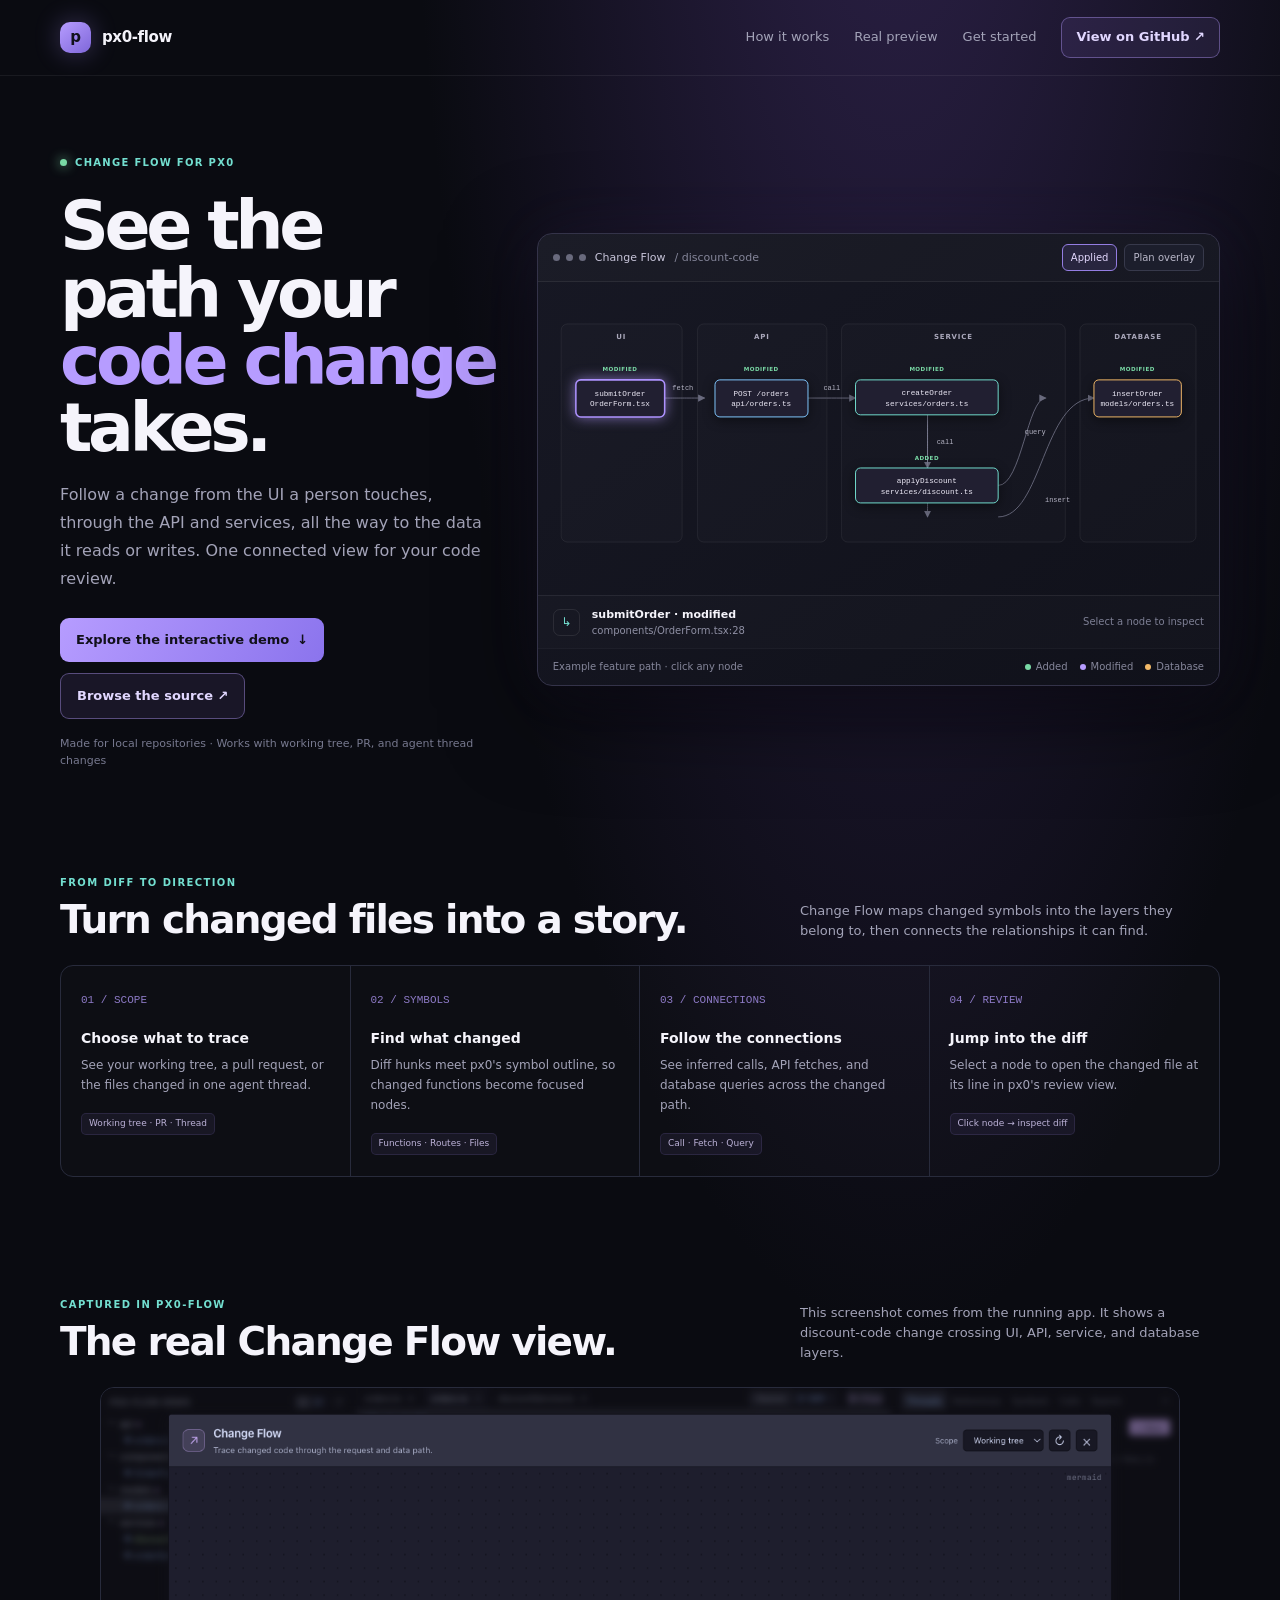
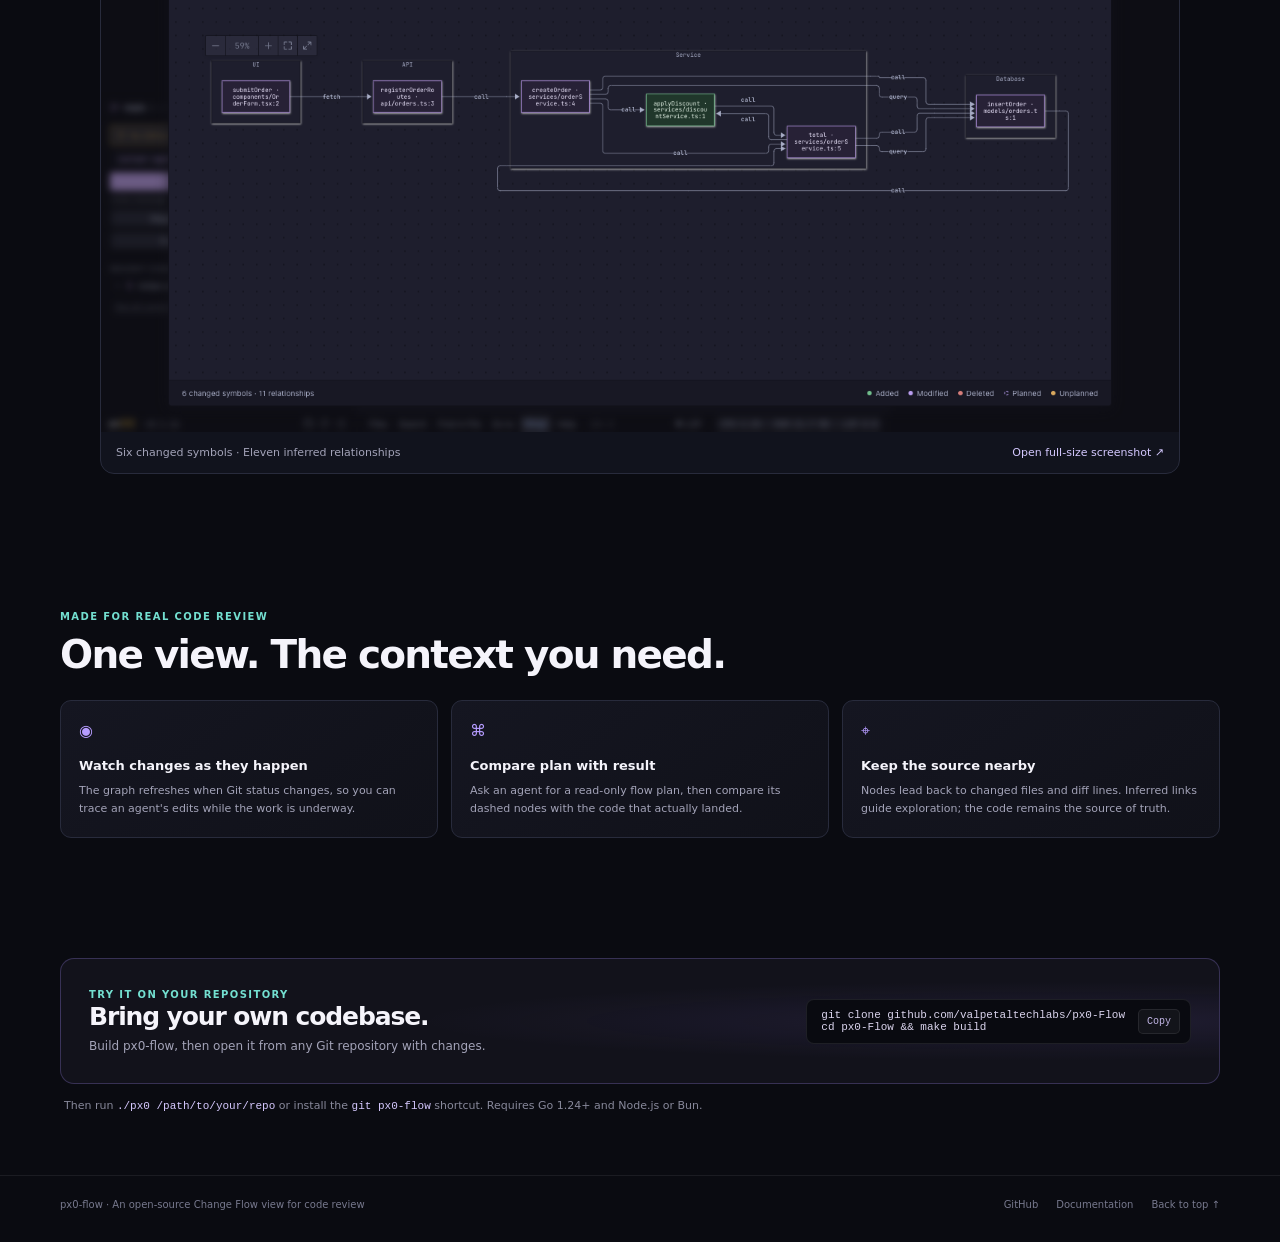
<file: docs/index.html>
<!doctype html>
<html lang="en">
<head>
  <meta charset="utf-8">
  <meta name="viewport" content="width=device-width, initial-scale=1">
  <meta name="theme-color" content="#0a0b11">
  <meta name="description" content="See how px0-flow traces code changes from the UI through APIs and services to the database.">
  <title>px0-flow — See the path your code change takes</title>
  <style>
    :root{color-scheme:dark;--bg:#0a0b11;--panel:#11131d;--panel2:#171a26;--line:#282b3c;--text:#f5f4fb;--muted:#a3a3b8;--purple:#b69cff;--cyan:#73dfd0;--green:#79d9a5;--orange:#f2b968;--red:#ef858d}
    *{box-sizing:border-box}html{scroll-behavior:smooth}body{margin:0;background:radial-gradient(ellipse at 70% -18%,#30234e 0,transparent 39%),var(--bg);color:var(--text);font:15px/1.55 Inter,ui-sans-serif,system-ui,-apple-system,BlinkMacSystemFont,"Segoe UI",sans-serif}a{color:inherit;text-decoration:none}button{font:inherit}.wrap{width:min(1160px,calc(100% - 40px));margin:auto}
    header{height:76px;border-bottom:1px solid #ffffff10;display:flex;align-items:center}.nav{display:flex;justify-content:space-between;align-items:center}.brand{display:flex;align-items:center;gap:11px;font-weight:720;letter-spacing:-.025em}.brand-mark{width:31px;height:31px;border-radius:10px;background:linear-gradient(140deg,#b69cff,#7f67d9);display:grid;place-items:center;color:#11101a;font-weight:900;box-shadow:0 0 26px #a58cff50}.navlinks{display:flex;gap:25px;align-items:center;color:var(--muted);font-size:13px}.navlinks a:hover{color:white}.nav-cta,.button{border:1px solid #b69cff66;background:#a58cff18;color:#e1d7ff;border-radius:9px;padding:9px 14px;font-size:13px;font-weight:650}.hero{padding:74px 0 46px;display:grid;grid-template-columns:.78fr 1.22fr;gap:40px;align-items:center}.eyebrow{display:inline-flex;align-items:center;gap:8px;text-transform:uppercase;letter-spacing:.13em;font-size:10px;font-weight:750;color:var(--cyan)}.dot{width:7px;height:7px;background:var(--green);border-radius:50%;box-shadow:0 0 12px #79d9a5}.hero h1{font-size:clamp(40px,5.7vw,68px);line-height:.99;letter-spacing:-.065em;margin:19px 0 19px;max-width:570px}.hero h1 em{color:var(--purple);font-style:normal}.hero p{max-width:490px;color:var(--muted);font-size:16px;line-height:1.75;margin:0 0 25px}.actions{display:flex;gap:11px;flex-wrap:wrap}.button{display:inline-flex;align-items:center;gap:8px;padding:12px 16px;font-size:13px}.button.primary{background:linear-gradient(120deg,#b69cff,#8b74ed);border:0;color:#11101a}.button:hover,.nav-cta:hover{filter:brightness(1.12)}.hero-note{font-size:11px;color:#77798f;margin-top:16px}.hero-note code{color:#d2c3ff;background:#ffffff09;border:1px solid #ffffff12;padding:3px 6px;border-radius:5px}
    .demo{border:1px solid #343349;border-radius:15px;background:linear-gradient(145deg,#171824,#10111a);box-shadow:0 25px 90px #0009,0 0 60px #9d7cff12;overflow:hidden;position:relative}.demo-top{height:48px;border-bottom:1px solid #ffffff12;display:flex;align-items:center;justify-content:space-between;padding:0 15px;background:#ffffff04}.window-dots{display:flex;gap:6px}.window-dots i{width:7px;height:7px;border-radius:50%;background:#696a7d}.demo-title{font-size:11px;color:#c8c5da;display:flex;align-items:center;gap:9px}.demo-title span{color:#85869a}.demo-controls{display:flex;gap:7px}.demo-controls button{border:1px solid #37394b;border-radius:6px;background:#1c1e2c;color:#b9b8c9;padding:5px 8px;font-size:10px;cursor:pointer}.demo-controls button.active{border-color:#947de2;color:#e4d9ff;background:#8a71df24}.graph-wrap{position:relative;padding:14px 12px 4px;background-image:radial-gradient(#ffffff15 .7px,transparent .7px);background-size:18px 18px}.graph{display:block;width:100%;height:auto;min-height:295px}.layer{fill:#ffffff03;stroke:#ffffff19;stroke-width:1}.layer-label{fill:#aaa8bb;font:600 10px ui-sans-serif,system-ui;letter-spacing:.12em;text-transform:uppercase}.edge{fill:none;stroke:#85869c;stroke-width:1.3;opacity:.75;marker-end:url(#arrow)}.edge-label{fill:#b4b3c3;font:10px ui-monospace,SFMono-Regular,Menlo,monospace}.node{cursor:pointer;transition:filter .2s,opacity .2s}.node rect{fill:#211f31;stroke:#ae92ff;stroke-width:1.4;rx:7;filter:drop-shadow(0 4px 8px #0007)}.node.api rect{stroke:#80c8ff}.node.db rect{stroke:#f2b968}.node.service rect{stroke:#73dfd0}.node:hover rect,.node.selected rect{filter:drop-shadow(0 0 9px #b69cff9c);stroke-width:2.2}.node text{fill:#eeebf8;font:11px ui-monospace,SFMono-Regular,Menlo,monospace;text-anchor:middle}.node .node-status{fill:var(--green);font:700 8px ui-sans-serif,system-ui;text-anchor:middle;letter-spacing:.08em}.plan-node{display:none}.show-plan .plan-node{display:block}.plan-node rect{fill:#1d1b2b;stroke:#b69cff;stroke-dasharray:5 4;opacity:.85}.plan-link{display:none}.show-plan .plan-link{display:block;stroke-dasharray:5 4;opacity:.65}.inspect{min-height:52px;border-top:1px solid #ffffff12;padding:10px 15px;display:flex;align-items:center;gap:12px;background:#ffffff03}.inspect-icon{width:27px;height:27px;border:1px solid #ffffff16;border-radius:7px;display:grid;place-items:center;color:var(--cyan);font-size:12px}.inspect strong{display:block;font-size:11px;font-weight:650}.inspect small{display:block;font-size:10px;color:#8f90a4}.inspect .hint{margin-left:auto;font-size:10px;color:#7d7f94}.demo-caption{display:flex;justify-content:space-between;padding:10px 15px;color:#85869a;font-size:10px;border-top:1px solid #ffffff0b}.legend{display:flex;gap:12px}.legend span{display:flex;align-items:center;gap:5px}.legend i{width:6px;height:6px;border-radius:50%;background:var(--green)}.legend .mod{background:var(--purple)}.legend .dbdot{background:var(--orange)}
    .section{padding:60px 0}.section-head{display:flex;justify-content:space-between;align-items:end;gap:25px;margin-bottom:24px}.kicker{font-size:10px;color:var(--cyan);letter-spacing:.14em;text-transform:uppercase;font-weight:750}.section h2{font-size:clamp(27px,3.5vw,39px);line-height:1.08;letter-spacing:-.045em;margin:9px 0 0}.section-head p{color:var(--muted);max-width:420px;margin:0;font-size:13px}.steps{display:grid;grid-template-columns:repeat(4,1fr);border:1px solid var(--line);border-radius:13px;overflow:hidden;background:#ffffff03}.step{padding:21px 20px;border-right:1px solid var(--line)}.step:last-child{border:0}.step-num{color:#8d7ac6;font:11px ui-monospace,monospace}.step h3{font-size:14px;margin:17px 0 7px}.step p{font-size:12px;color:var(--muted);margin:0;line-height:1.65}.step-tag{margin-top:17px;display:inline-flex;color:#bcb2d8;background:#a58cff12;border:1px solid #a58cff20;border-radius:5px;padding:3px 7px;font-size:9px}.screenshot{border:1px solid var(--line);border-radius:14px;overflow:hidden;background:#11131d}.screenshot img{display:block;width:100%;height:auto}.screenshot figcaption{display:flex;justify-content:space-between;gap:15px;padding:12px 15px;color:var(--muted);font-size:11px}.screenshot figcaption a{color:#d4c8ff}.feature-grid{display:grid;grid-template-columns:repeat(3,1fr);gap:13px}.feature{border:1px solid var(--line);border-radius:11px;padding:18px;background:linear-gradient(145deg,#151621,#101119)}.feature-icon{font-size:16px;color:var(--purple)}.feature h3{font-size:13px;margin:12px 0 6px}.feature p{font-size:11px;color:var(--muted);margin:0;line-height:1.7}.install{border:1px solid #a58cff40;background:radial-gradient(ellipse at 85% 50%,#8e6fec1c,transparent 45%),#12121b;border-radius:14px;padding:28px;display:flex;align-items:center;justify-content:space-between;gap:25px}.install h2{font-size:25px;margin:0 0 7px}.install p{font-size:12px;color:var(--muted);margin:0}.command{display:flex;align-items:center;gap:13px;background:#090a10;border:1px solid #ffffff16;border-radius:8px;padding:9px 10px 9px 14px;color:#dad4ed;font:11px ui-monospace,SFMono-Regular,Menlo,monospace;white-space:nowrap}.command button{background:#ffffff0b;color:#c2b6e6;border:1px solid #ffffff15;border-radius:5px;padding:6px 8px;cursor:pointer;font-size:10px}.command button:hover{background:#ffffff17}footer{border-top:1px solid #ffffff12;padding:21px 0 30px;color:#77798e;font-size:10px}.foot{display:flex;justify-content:space-between;gap:20px}.foot-links{display:flex;gap:18px}.foot a:hover{color:#d7caff}
    @media(max-width:900px){.hero{grid-template-columns:1fr;gap:32px;padding-top:54px}.hero-copy{max-width:700px}.demo{max-width:800px}.steps{grid-template-columns:repeat(2,1fr)}.step:nth-child(2){border-right:0}.step:nth-child(-n+2){border-bottom:1px solid var(--line)}.install{align-items:flex-start;flex-direction:column}.section-head{align-items:flex-start;flex-direction:column;gap:12px}}
    @media(max-width:600px){.wrap{width:min(100% - 26px,1160px)}header{height:63px}.navlinks{gap:13px}.navlinks>a:not(.nav-cta){display:none}.hero{padding:42px 0 25px}.hero p{font-size:14px}.graph{min-height:220px}.demo-top{padding:0 9px}.demo-caption{font-size:9px}.legend{gap:7px}.section{padding:42px 0}.steps{grid-template-columns:1fr}.step{border-right:0;border-bottom:1px solid var(--line)}.step:nth-child(2){border-bottom:1px solid var(--line)}.step:last-child{border-bottom:0}.feature-grid{grid-template-columns:1fr}.install{padding:21px}.command{max-width:100%;white-space:normal;word-break:break-all}.foot{flex-direction:column}.screenshot figcaption{flex-direction:column}}
    @media(prefers-reduced-motion:reduce){html{scroll-behavior:auto}*,*::before,*::after{transition:none!important}}
  </style>
</head>
<body>
  <header><div class="wrap nav">
    <a class="brand" href="#top" aria-label="px0-flow home"><span class="brand-mark">p</span><span>px0-flow</span></a>
    <nav class="navlinks" aria-label="Main navigation"><a href="#how">How it works</a><a href="#preview">Real preview</a><a href="#install">Get started</a><a class="nav-cta" href="https://github.com/valpetaltechlabs/px0-Flow">View on GitHub ↗</a></nav>
  </div></header>
  <main id="top">
    <section class="wrap hero">
      <div class="hero-copy">
        <div class="eyebrow"><i class="dot"></i> Change Flow for px0</div>
        <h1>See the path your <em>code change</em> takes.</h1>
        <p>Follow a change from the UI a person touches, through the API and services, all the way to the data it reads or writes. One connected view for your code review.</p>
        <div class="actions"><a class="button primary" href="#interactive">Explore the interactive demo <span>↓</span></a><a class="button" href="https://github.com/valpetaltechlabs/px0-Flow">Browse the source ↗</a></div>
        <div class="hero-note">Made for local repositories · Works with working tree, PR, and agent thread changes</div>
      </div>
      <div class="demo" id="interactive" aria-label="Interactive Change Flow demo">
        <div class="demo-top"><div class="demo-title"><div class="window-dots"><i></i><i></i><i></i></div>Change Flow <span>/ discount-code</span></div><div class="demo-controls"><button id="appliedBtn" class="active" type="button">Applied</button><button id="planBtn" type="button">Plan overlay</button></div></div>
        <div class="graph-wrap">
          <svg class="graph" viewBox="0 0 940 420" role="img" aria-label="A code change flows from a UI component through an API route and service functions into the database">
            <defs><marker id="arrow" markerWidth="8" markerHeight="8" refX="7" refY="4" orient="auto"><path d="M0,0 L8,4 L0,8 z" fill="#85869c"/></marker></defs>
            <rect class="layer" x="16" y="39" width="173" height="312" rx="9"/><text class="layer-label" x="102" y="60" text-anchor="middle">UI</text>
            <rect class="layer" x="211" y="39" width="185" height="312" rx="9"/><text class="layer-label" x="303" y="60" text-anchor="middle">API</text>
            <rect class="layer" x="417" y="39" width="320" height="312" rx="9"/><text class="layer-label" x="577" y="60" text-anchor="middle">SERVICE</text>
            <rect class="layer" x="758" y="39" width="166" height="312" rx="9"/><text class="layer-label" x="841" y="60" text-anchor="middle">DATABASE</text>
            <path class="edge" d="M164 145 C188 145 190 145 221 145"/><text class="edge-label" x="190" y="134" text-anchor="middle">fetch</text>
            <path class="edge" d="M369 145 C398 145 407 145 437 145"/><text class="edge-label" x="403" y="134" text-anchor="middle">call</text>
            <path class="edge" d="M540 169 C540 206 540 217 540 245"/><text class="edge-label" x="553" y="211">call</text>
            <path class="edge" d="M641 270 C674 270 683 145 709 145"/><text class="edge-label" x="679" y="197">query</text>
            <path class="edge" d="M540 169 C540 315 540 315 540 315"/><path class="edge" d="M641 315 C704 315 705 145 778 145"/><text class="edge-label" x="708" y="293">insert</text>
            <g class="node ui selected" data-node="submitOrder" tabindex="0" role="button" aria-label="Inspect submitOrder component"><rect x="37" y="119" width="127" height="53"/><text x="100" y="142">submitOrder</text><text x="100" y="157">OrderForm.tsx</text><text class="node-status" x="100" y="107">MODIFIED</text></g>
            <g class="node api" data-node="postOrders" tabindex="0" role="button" aria-label="Inspect POST orders route"><rect x="236" y="119" width="133" height="53"/><text x="302" y="142">POST /orders</text><text x="302" y="157">api/orders.ts</text><text class="node-status" x="302" y="107">MODIFIED</text></g>
            <g class="node service" data-node="createOrder" tabindex="0" role="button" aria-label="Inspect createOrder service"><rect x="437" y="119" width="204" height="50"/><text x="539" y="141">createOrder</text><text x="539" y="156">services/orders.ts</text><text class="node-status" x="539" y="107">MODIFIED</text></g>
            <g class="node service" data-node="applyDiscount" tabindex="0" role="button" aria-label="Inspect applyDiscount service"><rect x="437" y="245" width="204" height="50"/><text x="539" y="267">applyDiscount</text><text x="539" y="282">services/discount.ts</text><text class="node-status" x="539" y="233">ADDED</text></g>
            <g class="node db" data-node="insertOrder" tabindex="0" role="button" aria-label="Inspect database insert"><rect x="778" y="119" width="125" height="53"/><text x="840" y="142">insertOrder</text><text x="840" y="157">models/orders.ts</text><text class="node-status" x="840" y="107">MODIFIED</text></g>
            <g class="node plan-node service" data-node="notifyCustomer" tabindex="0" role="button" aria-label="Inspect planned notification"><rect x="466" y="315" width="148" height="44"/><text x="540" y="334">notifyCustomer</text><text x="540" y="348">planned · not landed</text></g>
            <path class="edge plan-link" d="M641 270 C703 270 704 337 614 337"/>
          </svg>
        </div>
        <div class="inspect" aria-live="polite"><div class="inspect-icon">↳</div><div><strong id="inspectTitle">submitOrder · modified</strong><small id="inspectPath">components/OrderForm.tsx:28</small></div><span class="hint">Select a node to inspect</span></div>
        <div class="demo-caption"><span>Example feature path · click any node</span><span class="legend"><span><i></i>Added</span><span><i class="mod"></i>Modified</span><span><i class="dbdot"></i>Database</span></span></div>
      </div>
    </section>
    <section class="wrap section" id="how">
      <div class="section-head"><div><div class="kicker">From diff to direction</div><h2>Turn changed files into a story.</h2></div><p>Change Flow maps changed symbols into the layers they belong to, then connects the relationships it can find.</p></div>
      <div class="steps">
        <article class="step"><span class="step-num">01 / SCOPE</span><h3>Choose what to trace</h3><p>See your working tree, a pull request, or the files changed in one agent thread.</p><span class="step-tag">Working tree · PR · Thread</span></article>
        <article class="step"><span class="step-num">02 / SYMBOLS</span><h3>Find what changed</h3><p>Diff hunks meet px0's symbol outline, so changed functions become focused nodes.</p><span class="step-tag">Functions · Routes · Files</span></article>
        <article class="step"><span class="step-num">03 / CONNECTIONS</span><h3>Follow the connections</h3><p>See inferred calls, API fetches, and database queries across the changed path.</p><span class="step-tag">Call · Fetch · Query</span></article>
        <article class="step"><span class="step-num">04 / REVIEW</span><h3>Jump into the diff</h3><p>Select a node to open the changed file at its line in px0's review view.</p><span class="step-tag">Click node → inspect diff</span></article>
      </div>
    </section>
    <section class="wrap section" id="preview">
      <div class="section-head"><div><div class="kicker">Captured in px0-flow</div><h2>The real Change Flow view.</h2></div><p>This screenshot comes from the running app. It shows a discount-code change crossing UI, API, service, and database layers.</p></div>
      <figure class="screenshot"><a href="assets/demo-change-flow.png" target="_blank" rel="noopener"><img src="assets/demo-change-flow.png" alt="px0-flow Change Flow view connecting changed discount-code symbols from UI through API and service layers to the database" loading="lazy"></a><figcaption><span>Six changed symbols · Eleven inferred relationships</span><a href="assets/demo-change-flow.png" target="_blank" rel="noopener">Open full-size screenshot ↗</a></figcaption></figure>
    </section>
    <section class="wrap section">
      <div class="section-head"><div><div class="kicker">Made for real code review</div><h2>One view. The context you need.</h2></div></div>
      <div class="feature-grid">
        <article class="feature"><div class="feature-icon">◉</div><h3>Watch changes as they happen</h3><p>The graph refreshes when Git status changes, so you can trace an agent's edits while the work is underway.</p></article>
        <article class="feature"><div class="feature-icon">⌘</div><h3>Compare plan with result</h3><p>Ask an agent for a read-only flow plan, then compare its dashed nodes with the code that actually landed.</p></article>
        <article class="feature"><div class="feature-icon">⌖</div><h3>Keep the source nearby</h3><p>Nodes lead back to changed files and diff lines. Inferred links guide exploration; the code remains the source of truth.</p></article>
      </div>
    </section>
    <section class="wrap section" id="install">
      <div class="install"><div><div class="kicker">Try it on your repository</div><h2>Bring your own codebase.</h2><p>Build px0-flow, then open it from any Git repository with changes.</p></div><div class="command"><span>git clone github.com/valpetaltechlabs/px0-Flow<br>cd px0-Flow && make build</span><button id="copyCmd" type="button">Copy</button></div></div>
      <p style="color:#88899b;font-size:11px;margin:13px 4px 0">Then run <code style="color:#d6c9ff">./px0 /path/to/your/repo</code> or install the <code style="color:#d6c9ff">git px0-flow</code> shortcut. Requires Go 1.24+ and Node.js or Bun.</p>
    </section>
  </main>
  <footer><div class="wrap foot"><span>px0-flow · An open-source Change Flow view for code review</span><span class="foot-links"><a href="https://github.com/valpetaltechlabs/px0-Flow">GitHub</a><a href="https://github.com/valpetaltechlabs/px0-Flow/blob/main/README.md">Documentation</a><a href="#top">Back to top ↑</a></span></div></footer>
  <script>
    const details={submitOrder:['submitOrder · modified','components/OrderForm.tsx:28'],postOrders:['POST /orders · modified','api/orders.ts:14'],createOrder:['createOrder · modified','services/orders.ts:42'],applyDiscount:['applyDiscount · added','services/discount.ts:8'],insertOrder:['insertOrder · modified','models/orders.ts:61'],notifyCustomer:['notifyCustomer · planned','services/notifications.ts:19 — not landed']};
    const nodes=[...document.querySelectorAll('.node')];function select(node){nodes.forEach(n=>n.classList.toggle('selected',n===node));const d=details[node.dataset.node];if(d){document.querySelector('#inspectTitle').textContent=d[0];document.querySelector('#inspectPath').textContent=d[1]}}
    nodes.forEach(n=>{n.addEventListener('click',()=>select(n));n.addEventListener('keydown',e=>{if(e.key==='Enter'||e.key===' '){e.preventDefault();select(n)}})});
    const demo=document.querySelector('.demo');const plan=document.querySelector('#planBtn');const applied=document.querySelector('#appliedBtn');plan.addEventListener('click',()=>{demo.classList.add('show-plan');plan.classList.add('active');applied.classList.remove('active')});applied.addEventListener('click',()=>{demo.classList.remove('show-plan');applied.classList.add('active');plan.classList.remove('active')});
    document.querySelector('#copyCmd').addEventListener('click',async e=>{const cmd='git clone https://github.com/valpetaltechlabs/px0-Flow.git\ncd px0-Flow && make build';try{await navigator.clipboard.writeText(cmd);e.currentTarget.textContent='Copied';setTimeout(()=>e.currentTarget.textContent='Copy',1500)}catch{e.currentTarget.textContent='Select command'}});
  </script>
</body>
</html>
</file>
